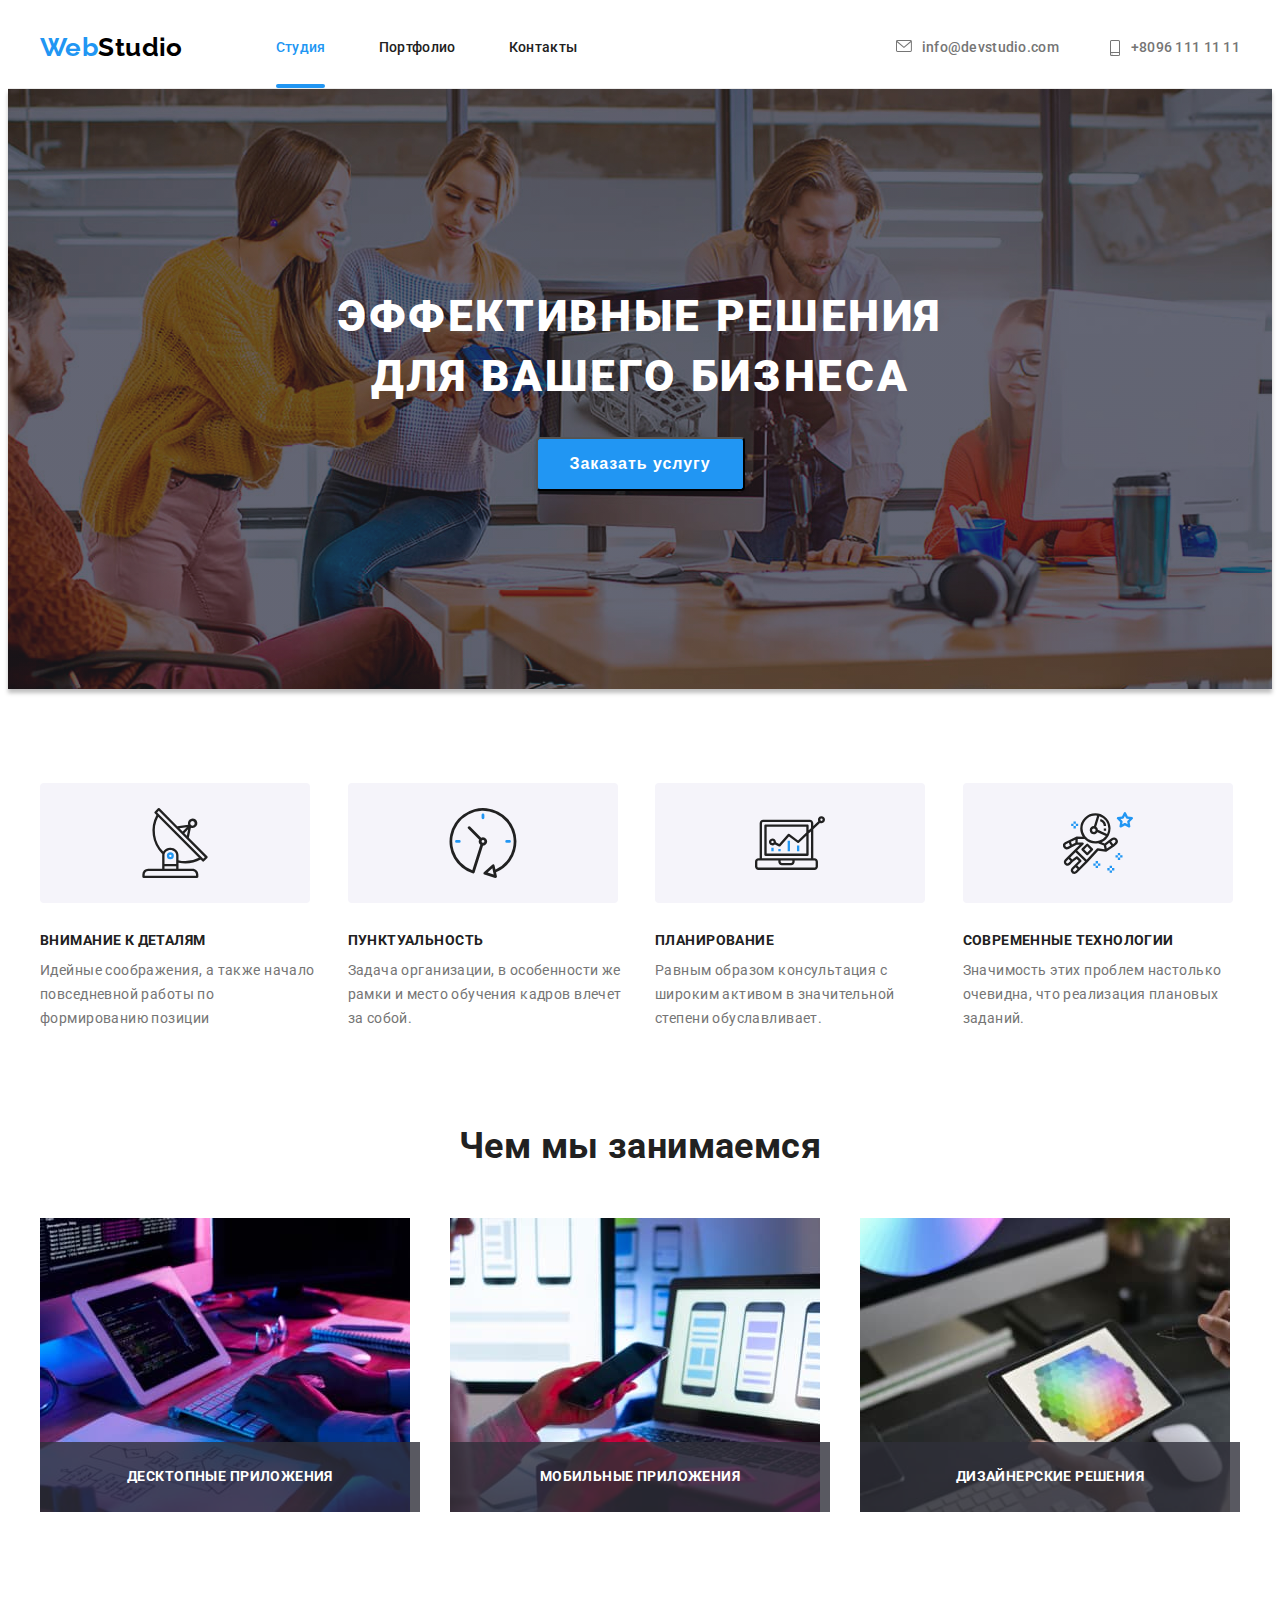
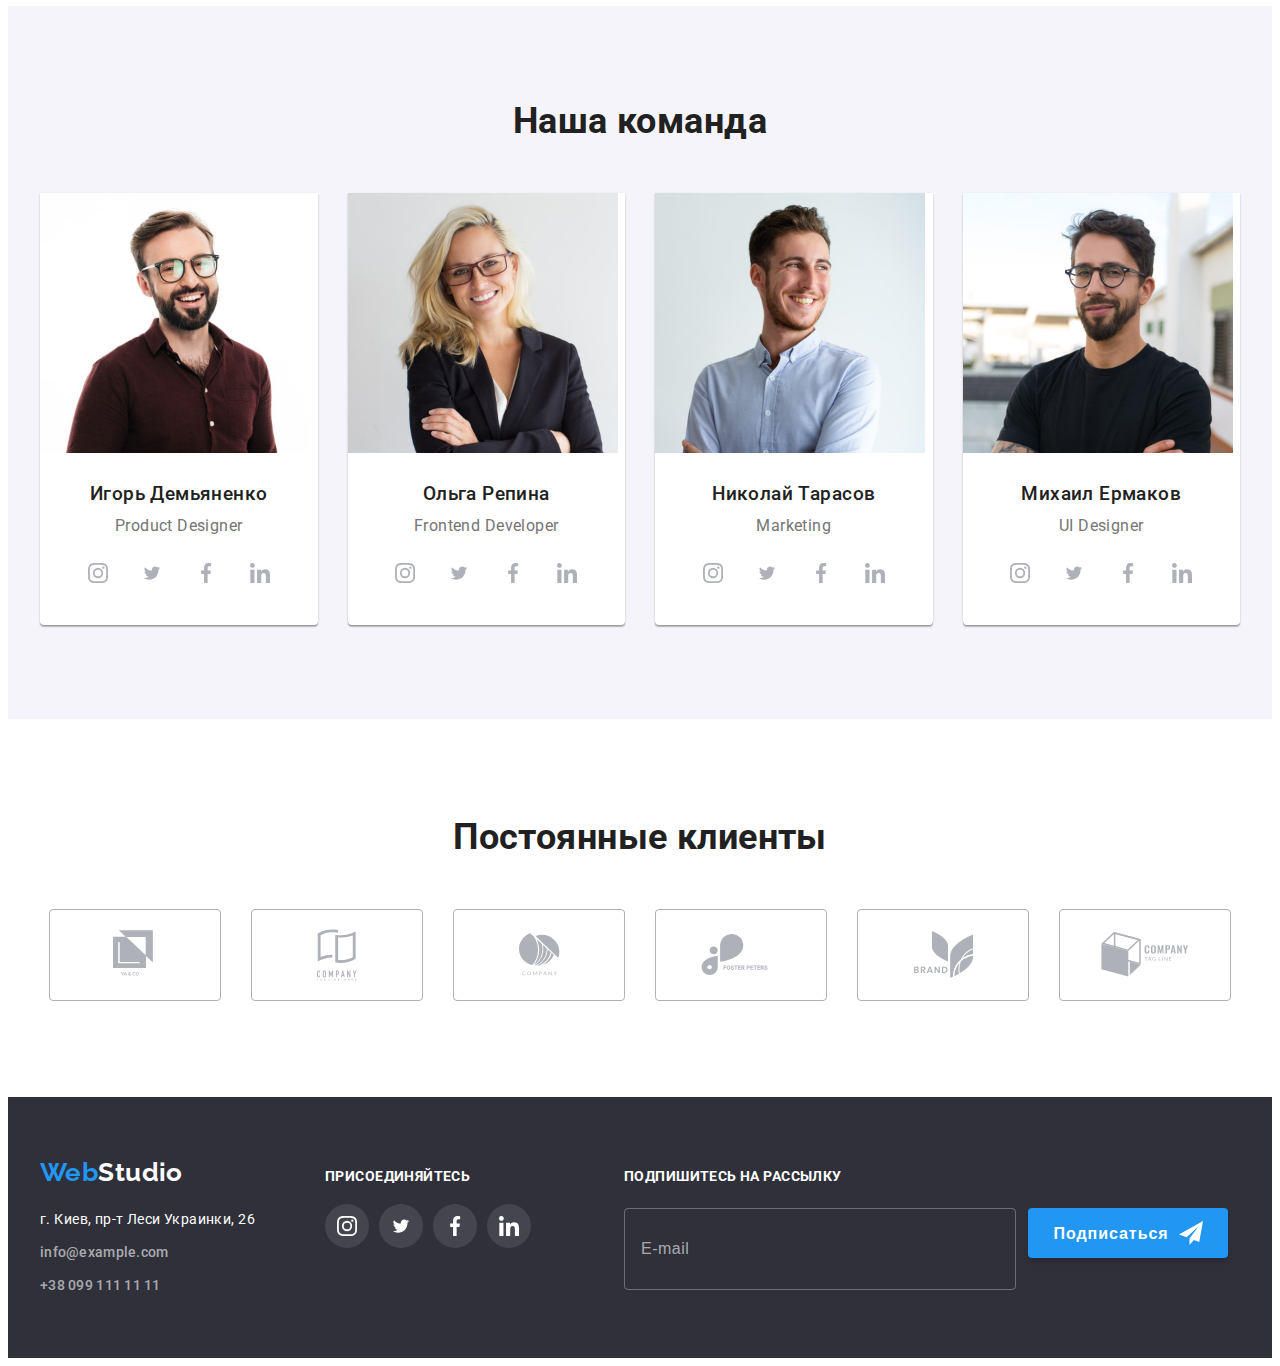
<file: index.html>
<!DOCTYPE html>
<html lang="ru">
<head>
    <meta charset="UTF-8">
    <meta name="viewport" content="width=device-width, initial-scale=1.0">
    <title>WebStudio</title>
    <link rel="preconnect" href="https://fonts.gstatic.com">
    <link href="https://fonts.googleapis.com/css2?family=Raleway:wght@700&family=Roboto:wght@400;500;700;900&display=swap"
        rel="stylesheet">
<link rel="stylesheet" href="https://cdnjs.cloudflare.com/ajax/libs/modern-normalize/1.0.0/modern-normalize.css"
    integrity="sha512-Zx6MlUMKSVJoQ+83OwhdILe8cSEsCzfqThJd7J/VA2UrK6Ctj85p+xzqfyuNXE5B1k25uUdmJ2OzItbBy9GHAQ=="
    crossorigin="anonymous" />
    <link rel="stylesheet" href="./styles/styles.css">
</head>
<body>
    <header class="header">
        <div class="main-nav container">
        <nav class="site-nav">
    
            <a href="index.html" lang="en" class="logo font-logo"><span class="web">Web</span>Studio</a>
    
            <ul class="page-list">
                <li class="list-item"> <a href="#" class="link current">Студия</a></li>
                <li class="list-item"> <a href="portfolio.html" class="link">Портфолио</a></li>
                <li class="list-item"> <a href="#" class="link">Контакты</a></li>
            </ul>
        </nav>
    
            <ul class="contact-list">
                <li class="list-item">
                    <a href="mailto:info@devstudio.com" class="link">
                        <svg class="icon-envelope" width="16" height="12">
                            <use href="./images/symbol-defs.svg#icon-envelope"></use>
                        </svg>
                        info@devstudio.com</a>
                </li>
                <li class="list-item">
                    <a href="tel:+80961111111" class="link">
                    <svg class="icon-smartphone" width="12" height="16">
                        <use href="./images/symbol-defs.svg#icon-smartphone"></use>
                    </svg>
                    +8096 111 11 11</a>
                </li>
            </ul>
            </div>
    </header>
    
    <main>
        <!--hero-->
        <section class="hero">
            <div class="container">
            <h1 class="hero-title">Эффективные решения <br> для вашего бизнеса</h1>
            <button class="hero-btn" data-modal-open>Заказать услугу</button>
        </div>
        </section>
            
        <!--features-->
        <section class="features">
            <div class="container">
            <h2 class="visually-hidden">Что мы предлогаем</h2>
            <ul class="features-list">
                <li class="features-item">
                    <div class="features-icon">
                        <svg width="70" height="70" class="icon-antenna">
                            <use href="./images/symbol-defs.svg#icon-antenna"></use>
                        </svg>
                    </div>
                    <h3 class="features-header">Внимание к деталям</h3>
                    <p class="features-text">Идейные соображения, а также начало повседневной работы по формированию позиции</p>
                </li>
                <li class="features-item">
                    <div class="features-icon">
                        <svg width="70" height="70" class="icon-clock">
                            <use href="./images/symbol-defs.svg#icon-clock"></use>
                        </svg>
                    </div>
                    <h3 class="features-header">Пунктуальность</h3>
                    <p class="features-text">Задача организации, в особенности же рамки и место обучения кадров влечет за собой.</p>
                </li>
                <li class="features-item">
                    <div class="features-icon">
                        <svg width="70" height="70" class="icon-diagram">
                            <use href="./images/symbol-defs.svg#icon-diagram"></use>
                        </svg>
                    </div>
                    <h3 class="features-header">Планирование</h3>
                    <p class="features-text">Равным образом консультация с широким активом в значительной степени обуславливает.</p>
                </li>
                <li class="features-item">
                    <div class="features-icon">
                        <svg width="70" height="70" class="icon-astronaut">
                            <use href="./images/symbol-defs.svg#icon-astronaut"></use>
                        </svg>
                    </div>
                    <h3 class="features-header">Современные технологии</h3>
                    <p class="features-text">Значимость этих проблем настолько очевидна, что реализация плановых заданий.</p>
                </li>
            </ul>
            </div>
        </section>
    
        <!--services-->
        <section class="services">
            <div class="container">
            <h2 class="services-header">Чем мы занимаемся</h2>
        
        <ul class="img-container">
           <li class="img-item">
            <img src="./images/img-1.jpg" alt="1" width="370" height="294" class="services-img">
            <p class="icon-description">Десктопные приложения</p>
        </li> 
            
            <li class="img-item">
            <img src="./images/img-3.jpg" alt="3" width="370" height="294" class="services-img">
            <p class="icon-description">Мобильные приложения</p>   
        </li>

            <li class="img-item">
            <img src="./images/img-2.jpg" alt="2" width="370" height="294" class="services-img">
            <p class="icon-description">Дизайнерские решения</p>    
        </li>
        </ul>
        </div>
        </section>
    
        <!--team-->
        <section class="team">
            <div class="container">
            <h2 class="team-header">Наша команда</h2>
            <ul class="team-list">
                <li class="team-member">
                <img src="./images/team-mate-1.jpg" alt="Product Designer Igor Demjanenko" width="270" height="260" class="member-photo">
                <div class="member-info">
                <h3 class="member-name">Игорь Демьяненко</h3>
                <p class="member-position">Product Designer</p>
                
                <ul class="member-socials">
                    <li class="social-icons"> <a href="https://instagram.com/" class="icon-link">
                            <svg width="20" height="20" class="social-icon">
                                <use href="./images/symbol-defs.svg#icon-instagram"></use>
                            </svg>
                        </a></li>
                    <li class="social-icons"> <a href="https://twitter.com/" class="icon-link">
                            <svg width="20" height="16.25" class="social-icon">
                                <use href="./images/symbol-defs.svg#icon-twitter"></use>
                            </svg>
                        </a></li>
                    <li class="social-icons"> <a href="https://facebook.com" class="icon-link">
                            <svg width="20" height="20" class="social-icon">
                                <use href="./images/symbol-defs.svg#icon-facebook"></use>
                            </svg>
                        </a></li>
                    <li class="social-icons"> <a href="https://linkedin.com" class="icon-link">
                            <svg width="20" height="20" class="social-icon">
                                <use href="./images/symbol-defs.svg#icon-linkedin"></use>
                            </svg>
                        </a></li>
                </ul>
                </div>
                </li>
                <li class="team-member">
                    <img src="./images/team-mate-2.jpg" alt="Frontend Developer Olha Repina" width="270" height="260" class="member-photo">
                    <div class="member-info">
                    <h3 class="member-name">Ольга Репина</h3>
                    <p class="member-position">Frontend Developer</p>

                    <ul class="member-socials">
                        <li class="social-icons"> <a href="https://instagram.com/" class="icon-link">
                                <svg width="20" height="20" class="social-icon">
                                    <use href="./images/symbol-defs.svg#icon-instagram"></use>
                                </svg>
                            </a></li>
                        <li class="social-icons"> <a href="https://twitter.com/" class="icon-link">
                                <svg width="20" height="16.25" class="social-icon">
                                    <use href="./images/symbol-defs.svg#icon-twitter"></use>
                                </svg>
                            </a></li>
                        <li class="social-icons"> <a href="https://facebook.com" class="icon-link">
                                <svg width="20" height="20" class="social-icon">
                                    <use href="./images/symbol-defs.svg#icon-facebook"></use>
                                </svg>
                            </a></li>
                        <li class="social-icons"> <a href="https://linkedin.com" class="icon-link">
                                <svg width="20" height="20" class="social-icon">
                                    <use href="./images/symbol-defs.svg#icon-linkedin"></use>
                                </svg>
                            </a></li>
                    </ul>
                </div>
                </li>
                <li class="team-member">
                    <img src="./images/team-mate-3.jpg" alt="Marketing Nikolay Tarasov" width="270" height="260" class="member-photo">
                    <div class="member-info">
                    <h3 class="member-name">Николай Тарасов</h3>
                    <p class="member-position">Marketing</p>

                    <ul class="member-socials">
                        <li class="social-icons"> <a href="https://instagram.com/" class="icon-link">
                                <svg width="20" height="20" class="social-icon">
                                    <use href="./images/symbol-defs.svg#icon-instagram"></use>
                                </svg>
                            </a></li>
                        <li class="social-icons"> <a href="https://twitter.com/" class="icon-link">
                                <svg width="20" height="16.25" class="social-icon">
                                    <use href="./images/symbol-defs.svg#icon-twitter"></use>
                                </svg>
                            </a></li>
                        <li class="social-icons"> <a href="https://facebook.com" class="icon-link">
                                <svg width="20" height="20" class="social-icon">
                                    <use href="./images/symbol-defs.svg#icon-facebook"></use>
                                </svg>
                            </a></li>
                        <li class="social-icons"> <a href="https://linkedin.com" class="icon-link">
                                <svg width="20" height="20" class="social-icon">
                                    <use href="./images/symbol-defs.svg#icon-linkedin"></use>
                                </svg>
                            </a></li>
                    </ul>
                    </div>
                 </li>
                <li class="team-member">
                    <img src="./images/team-mate-4.jpg" alt="UI Designer Mihail Yermakov" width="270" height="260" class="member-photo">
                    <div class="member-info">
                    <h3 class="member-name">Михаил Ермаков</h3>
                    <p class="member-position">UI Designer</p>

                    <ul class="member-socials">
                        <li class="social-icons"> <a href="https://instagram.com/" class="icon-link">
                                <svg width="20" height="20" class="social-icon">
                                    <use href="./images/symbol-defs.svg#icon-instagram"></use>
                                </svg>
                            </a></li>
                        <li class="social-icons"> <a href="https://twitter.com/" class="icon-link">
                                <svg width="20" height="16.25" class="social-icon">
                                    <use href="./images/symbol-defs.svg#icon-twitter"></use>
                                </svg>
                            </a></li>
                        <li class="social-icons"> <a href="https://facebook.com" class="icon-link">
                                <svg width="20" height="20" class="social-icon">
                                    <use href="./images/symbol-defs.svg#icon-facebook"></use>
                                </svg>
                            </a></li>
                        <li class="social-icons"> <a href="https://linkedin.com" class="icon-link">
                                <svg width="20" height="20" class="social-icon">
                                    <use href="./images/symbol-defs.svg#icon-linkedin"></use>
                                </svg>
                            </a></li>
                    </ul>
                    </div>
                </li>
            </ul>
            </div>
        </section>

        <!-- clients -->

        <section class="clients">
            <div class="container">
            <h2 class="client-heading">Постоянные клиенты</h2>
            <ul class="client-list">
                <li class="client-item">
                    <a href="#" class="client-link">
                    <svg width="44" height="49" class="client-svg">
                    <use href="./images/symbol-defs.svg#icon-logo-1"></use>
                    </svg></a>
                </li>

                <li class="client-item">
                    <a href="#" class="client-link">
                    <svg width="40" height="52" class="client-svg">
                    <use href="./images/symbol-defs.svg#icon-logo-2"></use>
                    </svg></a>
                </li>

                <li class="client-item">
                    <a href="#" class="client-link">
                    <svg width="41" height="43" class="client-svg">
                    <use href="./images/symbol-defs.svg#icon-logo-3"></use>
                    </svg></a>
                </li>

                <li class="client-item">
                    <a href="#" class="client-link">
                    <svg width="80" height="42" class="client-svg">
                    <use href="./images/symbol-defs.svg#icon-logo-4"></use>
                    </svg></a>
                </li>

                <li class="client-item">
                    <a href="#" class="client-link">
                    <svg width="59" height="47" class="client-svg">
                    <use href="./images/symbol-defs.svg#icon-logo-5"></use>
                    </svg></a>
                </li>

                <li class="client-item">
                    <a href="#" class="client-link">
                    <svg width="88" height="45" class="client-svg">
                    <use href="./images/symbol-defs.svg#icon-logo-6"></use>
                    </svg></a>
                </li>
            </ul>
            </div>
        </section>
    </main>
    <footer class="footer">
        <div class="footer-info container">
        <section class="footer-address">
            <a href="index.html" lang="en" class="footer-logo font-logo"><span class="web">Web</span>Studio</a>
            <address class="address">
            г. Киев, пр-т Леси Украинки, 26
            <p class="address-item"><a href="mailto:info@example.com" class="link">info@example.com</a></p>
            <p class="address-item"><a href="tel:+380991111111" class="link">+38 099 111 11 11</a></p>
        </address>
    </section>

        <section class="social">
        <p class="call-to-action">Присоединяйтесь</p>
        <ul class="social-list">
            <li class="social-item"> <a href="https://instagram.com/" class="social-link">
                <svg width="20" height="20" class="social-icon">
                    <use href="./images/symbol-defs.svg#icon-instagram"></use>
                </svg>
            </a></li>
            <li class="social-item"> <a href="https://twitter.com/" class="social-link">
                <svg width="20" height="16.25" class="social-icon">
                <use href="./images/symbol-defs.svg#icon-twitter"></use>
            </svg>
            </a></li>
            <li class="social-item"> <a href="https://facebook.com" class="social-link">
            <svg width="20" height="20" class="social-icon">
                <use href="./images/symbol-defs.svg#icon-facebook"></use>
            </svg>
            </a></li>
            <li class="social-item"> <a href="https://linkedin.com" class="social-link">
            <svg width="20" height="20" class="social-icon">
                <use href="./images/symbol-defs.svg#icon-linkedin"></use>
            </svg>
            </a></li>
        </ul>
        </section>

        <form class="form">
            <label for="mail" class="call-to-action">Подпишитесь на рассылку</label>
            <div class="email">
            <input type="email" name="mail" id="mail" placeholder="E-mail">
            <button type="submit" class="submit">Подписаться 
                <svg class="submit-icon" width="24" height="24">
                    <use href="./images/symbol-defs.svg#send"></use>
                </svg>
            </button>
            </div>
        </form>
    </div>
    </footer>

    <div class="backdrop is-hidden" data-modal>
        <div class="modal">
            <button data-modal-close class="close">
                <svg width="11" height="11">
                    <use href="./images/symbol-defs.svg#icon-close" class="close-svg"></use>
                </svg>
            </button>
    
            <form>
                <h2 class="modal-heading">Оставьте свои данные, мы вам перезвоним</h2>
                    <div class="form-item">
                        <label for="name" class="input-label">Имя</label>
                        <div class="input-container">
                            <input type="text" name="name" id="name" class="input input-style">
                            <svg class="input-svg" width="12" height="12">
                                <use href="./images/symbol-defs.svg#man"></use>
                            </svg>
                        </div>
                    </div>
                
                    <div class="form-item">
                    <label for="tel" class="input-label">Телефон</label>
                    <div class="input-container">
                        <input type="tel" name="tel" id="tel" class="input input-style">
                        <svg class="input-svg" width="13" height="13">
                            <use href="./images/symbol-defs.svg#phone"></use>
                        </svg>
                    </div>
                    </div>
               
                    <div class="form-item">
                    <label for="email" class="input-label">Почта</label>
                    <div class="input-container">
                        <input type="email" name="email" id="email" class="input input-style">
                        <svg class="input-svg" width="15" height="12">
                            <use href="./images/symbol-defs.svg#envelope"></use>
                        </svg>
                    </div>
                </div>
    
                <div class="comment-section">
                    <label for="comment" class="input-label">Коментарий</label>
                    <textarea name="comment" id="comment" placeholder="Введите текст" class="textarea input-style"></textarea>
                </div>
    
               
                <label class="checkbox-label">
                    <input type="checkbox" name="checkbox" class="checkbox visually-hidden">
                    <svg width="16" height="15" class="check-icon">
                        <use href="./images/symbol-defs.svg#check"></use>
                    </svg>
                    Соглашаюсь с рассылкой и принимаю <a href="#" class="terms-link">Условия договора</a>
                </label>               

                <button type="submit" class="modal-btn">Отправить</button>
            </form>
        </div>
    </div>

    
    <script src="./js/modal.js"></script>
</body>
</html>
</file>
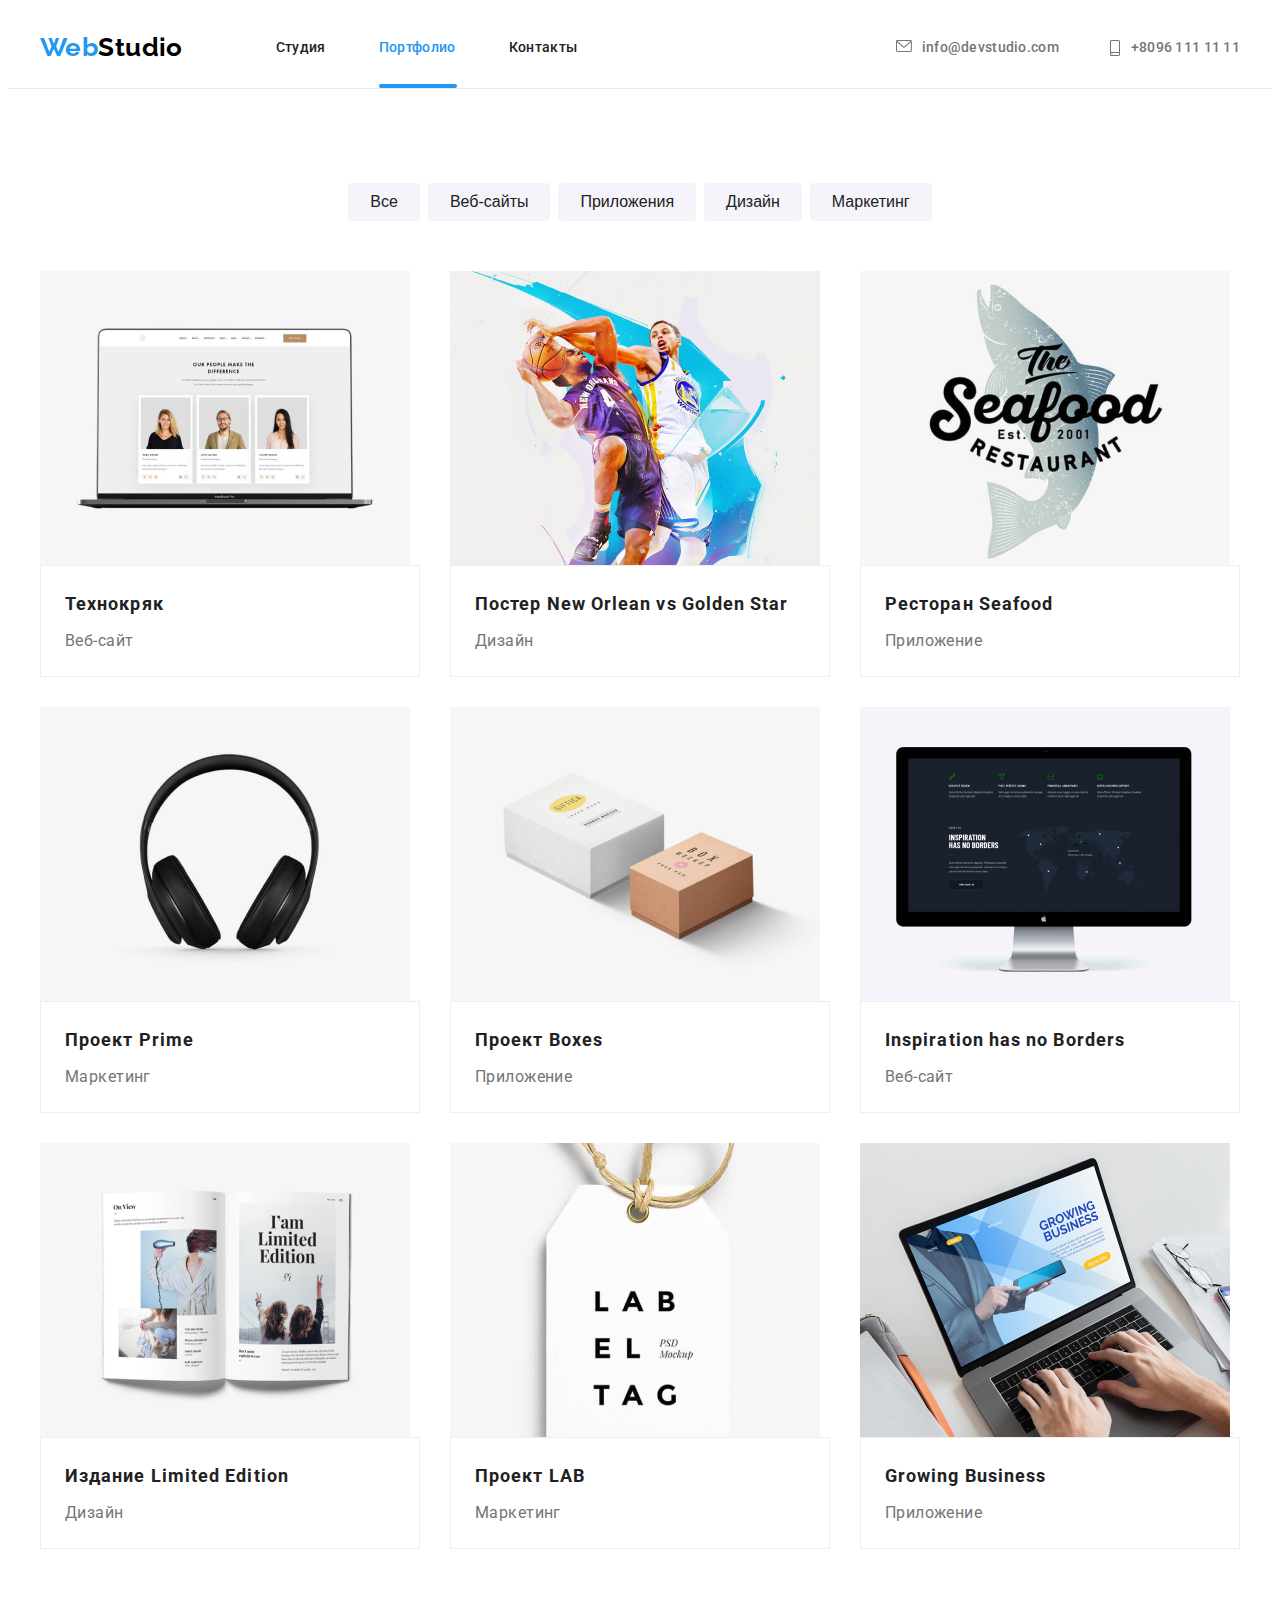
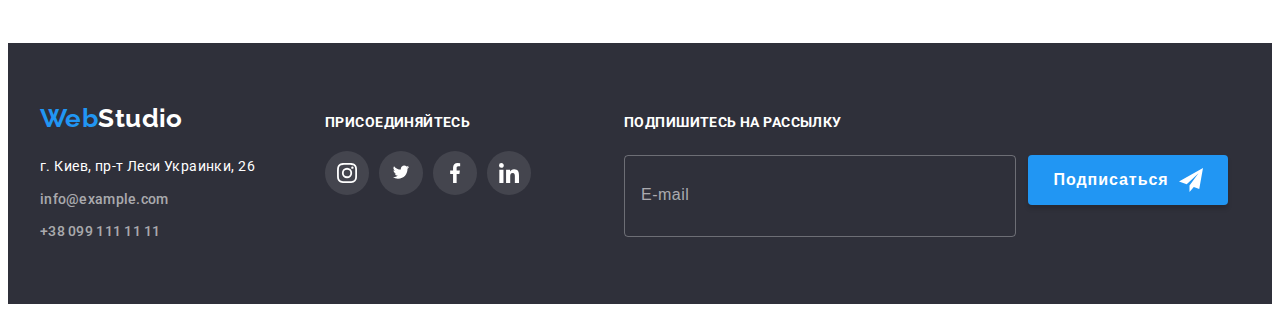
<file: portfolio.html>
<!DOCTYPE html>
<html lang="en">
<head>
    <meta charset="UTF-8">
    <meta name="viewport" content="width=device-width, initial-scale=1.0">
    <title>Portfolio</title>
    <link rel="preconnect" href="https://fonts.gstatic.com">
    <link href="https://fonts.googleapis.com/css2?family=Raleway:wght@700&family=Roboto:wght@400;500;700;900&display=swap"
        rel="stylesheet">
    <link rel="stylesheet" href="https://cdnjs.cloudflare.com/ajax/libs/modern-normalize/1.0.0/modern-normalize.min.css"
        integrity="sha512-ISS7cAi1PEhQ8jnbJpJZMd29NlhNj4AWYyLOSp2CE/CsHxTCu+r+t0D2yoJudVrd0/8fTVPUVDzY5Tvli75u/g=="
        crossorigin="anonymous" />
        <link rel="stylesheet" href="./styles/styles.css">
       </head>
<body>
<header class="header">
<div class="main-nav container">
    <nav class="site-nav">

        <a href="index.html" lang="en" class="logo font-logo"><span class="web">Web</span>Studio</a>

        <ul class="page-list">
            <li class="list-item"> <a href="./index.html" class="link">Студия</a></li>
            <li class="list-item"> <a href="#" class="link current portfolio">Портфолио</a></li>
            <li class="list-item"> <a href="#" class="link">Контакты</a></li>
        </ul>
    </nav>

        <ul class="contact-list">
            <li class="list-item">
                <a href="mailto:info@devstudio.com" class="link">
                    <svg class="icon-envelope" width="16" height="12">
                        <use href="./images/symbol-defs.svg#icon-envelope"></use>
                    </svg>
                    info@devstudio.com</a>
            </li>
            <li class="list-item">
                <a href="tel:+80961111111" class="link">
                    <svg class="icon-smartphone" width="12" height="16">
                        <use href="./images/symbol-defs.svg#icon-smartphone"></use>
                    </svg>
                    +8096 111 11 11</a>
            </li>
        </ul>
</div>
</header>
    <main>
    <section class="portfolio">
        <div class="container">
    <h1 class="visually-hidden">Портфолио</h1>
    <ul class="filter">
        <li class="filter-item"><button class="filter-button">Все</button></li>
        <li class="filter-item"><button class="filter-button">Веб-сайты</button></li>
        <li class="filter-item"><button class="filter-button">Приложения</button></li>
        <li class="filter-item"><button class="filter-button">Дизайн</button></li>
        <li class="filter-item"><button class="filter-button">Маркетинг</button></li>
    </ul>
    <ul class="project-list">
        <li class="project-item">
            <a href="#" class="card">
            <div class="card-overlay">
            <img src="./images/portfolio/tech.jpg" alt="Веб-сфйт Технокряк" width="370" height="294" class="project-img">
            <div class="overlay-description">
            <p class="overlay-text">Технокряк это современная площадка распространения коронавируса. Компании используют эту платформу для цифрового
            шпионажа и атак на защищённые сервера конкурентов.</p>
            </div>
        </div>
                        
           <div class="card-text">
            <h2 class="project-heading">Технокряк</h2>
            <p class="project-text">Веб-сайт</p>
           </div>
            </a>
        </li>

        <li class="project-item">
            <a href="#" class="card">
            <div class="card-overlay">
            <img src="./images/portfolio/poster.jpg" alt="Постер New Orlean vs Golden Star" width="370" height="294"
            class="project-img">
            <div class="overlay-description">
            <p class="overlay-text">Технокряк это современная площадка распространения коронавируса. Компании используют эту
                платформу для цифрового
                шпионажа и атак на защищённые сервера конкурентов.</p>
            </div>
            </div>
                        
            <div class="card-text">
            <h2 class="project-heading">Постер New Orlean vs Golden Star</h2>
            <p class="project-text">Дизайн</p>
            </div>
            </a>
        </li>
        
        <li class="project-item">
            <a href="#" class="card">
            <div class="card-overlay">
            <img src="./images/portfolio/seafood.jpg" alt="Логотип ресторана Seafood" width="370" height="294" class="project-img">
            <div class="overlay-description">
            <p class="overlay-text">Технокряк это современная площадка распространения коронавируса. Компании используют эту
            платформу для цифрового
            шпионажа и атак на защищённые сервера конкурентов.</p>
            </div>
            </div>
                        
            <div class="card-text">
            <h2 class="project-heading">Ресторан Seafood</h2>
            <p class="project-text">Приложение</p>
            </div>
            </a>
        </li>
        
        <li class="project-item">
            <a href="#" class="card">
            <div class="card-overlay">
            <img src="./images/portfolio/prime.jpg" alt="Проэкт Prime" width="370" height="294" class="project-img">
            <div class="overlay-description">
            <p class="overlay-text">Технокряк это современная площадка распространения коронавируса. Компании используют эту
            платформу для цифрового
            шпионажа и атак на защищённые сервера конкурентов.</p>
            </div>
            </div>

            <div class="card-text">
            <h2 class="project-heading">Проект Prime</h2>
            <p class="project-text">Маркетинг</p>
            </div>
            </a>
        </li>
        
        <li class="project-item">
            <a href="#" class="card">
            <div class="card-overlay">
            <img src="./images/portfolio/boxes.jpg" alt="Проект Boxes" width="370" height="294" class="project-img">
            <div class="overlay-description">
            <p class="overlay-text">Технокряк это современная площадка распространения коронавируса. Компании используют эту
            платформу для цифрового
            шпионажа и атак на защищённые сервера конкурентов.</p>
            </div>
            </div>

            <div class="card-text">
            <h2 class="project-heading">Проект Boxes</h2>
            <p class="project-text">Приложение</p>
            </div>
            </a>
        </li>
        
        <li class="project-item">
            <a href="#" class="card">
            <div class="card-overlay">
            <img src="./images/portfolio/inspiration.jpg" alt="Web site Inspiration has no Borders" width="370" height="294" class="project-img">
            <div class="overlay-description">
            <p class="overlay-text">Технокряк это современная площадка распространения коронавируса. Компании используют эту
            платформу для цифрового
            шпионажа и атак на защищённые сервера конкурентов.</p>
            </div>
            </div>

            <div class="card-text">
            <h2 class="project-heading">Inspiration has no Borders</h2>
            <p class="project-text">Веб-сайт</p>
            </div>
            </a>
        </li>
        
        <li class="project-item">
            <a href="#" class="card">
            <div class="card-overlay">
            <img src="./images/portfolio/limited.jpg" alt="Издание Limited Edition" width="370" height="294" class="project-img">
            <div class="overlay-description">
            <p class="overlay-text">Технокряк это современная площадка распространения коронавируса. Компании используют эту
            платформу для цифрового
            шпионажа и атак на защищённые сервера конкурентов.</p>
            </div>
            </div>

            <div class="card-text">
            <h2 class="project-heading">Издание Limited Edition</h2>
            <p class="project-text">Дизайн</p>
            </div>
            </a>
        </li>
        
        <li class="project-item">
            <a href="#" class="card">
            <div class="card-overlay">
            <img src="./images/portfolio/lab.jpg" alt="Проект LAB" width="370" height="294" class="project-img">
            <div class="overlay-description">
            <p class="overlay-text">Технокряк это современная площадка распространения коронавируса. Компании используют эту
            платформу для цифрового
            шпионажа и атак на защищённые сервера конкурентов.</p>
            </div>
            </div>

            <div class="card-text">
            <h2 class="project-heading">Проект LAB</h2>
            <p class="project-text">Маркетинг</p>
            </div>
            </a>
        </li>
        
        <li class="project-item">
            <a href="#" class="card">
            <div class="card-overlay">
            <img src="./images/portfolio/business.jpg" alt="Приложение Growing Business" width="370" height="294" class="project-img">
            <div class="overlay-description">
            <p class="overlay-text">Технокряк это современная площадка распространения коронавируса. Компании используют эту
            платформу для цифрового
            шпионажа и атак на защищённые сервера конкурентов.</p>
            </div>
            </div>

            <div class="card-text">
            <h2 class="project-heading">Growing Business</h2>
            <p class="project-text">Приложение</p>
            </div>
            </a>
        </li>
    </ul>
    </div>
    </section>
    </main>
<footer class="footer">
    <div class="footer-info container">
        <div class="footer-address">
            <a href="index.html" lang="en" class="footer-logo font-logo"><span class="web">Web</span>Studio</a>
            <address class="address">
                г. Киев, пр-т Леси Украинки, 26
                <p class="address-item"><a href="mailto:info@example.com" class="link">info@example.com</a></p>
                <p class="address-item"><a href="tel:+380991111111" class="link">+38 099 111 11 11</a></p>
            </address>
        </div>

        <section class="social">
            <p class="call-to-action">Присоединяйтесь</p>
            <ul class="social-list">
                <li class="social-item"> <a href="https://instagram.com/" class="social-link">
                        <svg width="20" height="20" class="social-icon">
                            <use href="./images/symbol-defs.svg#icon-instagram"></use>
                        </svg>
                    </a></li>
                <li class="social-item"> <a href="https://twitter.com/" class="social-link">
                        <svg width="20" height="16.25" class="social-icon">
                            <use href="./images/symbol-defs.svg#icon-twitter"></use>
                        </svg>
                    </a></li>
                <li class="social-item"> <a href="https://facebook.com" class="social-link">
                        <svg width="20" height="20" class="social-icon">
                            <use href="./images/symbol-defs.svg#icon-facebook"></use>
                        </svg>
                    </a></li>
                <li class="social-item"> <a href="https://linkedin.com" class="social-link">
                        <svg width="20" height="20" class="social-icon">
                            <use href="./images/symbol-defs.svg#icon-linkedin"></use>
                        </svg>
                    </a></li>
            </ul>
    </section>

    <form class="form">
        <label for="mail" class="call-to-action">Подпишитесь на рассылку</label>
        <div class="email">
            <input type="email" name="mail" id="mail" placeholder="E-mail">
            <button type="submit" class="submit">Подписаться
                <svg class="submit-icon" width="24" height="24">
                    <use href="./images/symbol-defs.svg#send"></use>
                </svg>
            </button>
        </div>
    </form>
    
    </div>
</footer>
</body>
</html>
</file>
<file: styles/styles.css>
:root {
  --primary-color-text: #757575;
  --secondary-color-headings: #212121;
  --primary-color-white: #ffffff;
  --secondary-color-white: rgba(255, 255, 255, 0.6);
  --blue-color: #2196f3;
  --background-color-grey: #f5f4fa;
  --background-color-dark: #2f303a;
  --social-icons: #afb1b8;
  --backdrop-color: rgba(0, 0, 0, 0.2);

  --set-gap: 30px;
  --transition: 250ms cubic-bezier(0.4, 0, 0.2, 1);
}

.visually-hidden {
  position: absolute;
  width: 1px;
  height: 1px;
  margin: -1px;
  border: 0;
  padding: 0;

  white-space: nowrap;
  clip-path: inset(100%);
  clip: rect(0 0 0 0);
  overflow: hidden;
}

body {
  font-family: Roboto, sans-serif;
  font-size: 14px;
  line-height: 1.71;
  letter-spacing: 0.03em;
  font-style: normal;
  color: var(--primary-color-text);
}

h1,
h2,
h3,
h4 {
  margin: 0;
  padding: 0;
  color: var(--secondary-color-headings);
}

ul {
  margin: 0px;
  padding: 0px;
  list-style: none;
}

a {
  text-decoration: none;
}

img {
  display: block;
  max-width: 100%;
  height: auto;
}

.list-item > .link.current {
  position: relative;
  color: var(--blue-color);
}

.current::after {
  position: absolute;
  left: 0;
  bottom: 0;
  content: '';
  width: 100%;
  height: 4px;
  border-radius: 2px;
  background: var(--blue-color);
}

.current.portfolio::after {
  width: 78px;
}

.container {
  width: 1200px;
  padding-left: 15px;
  padding-right: 15px;
  margin: 0 auto;
}

.header {
  border-bottom: 1px solid #ececec;
}

.main-nav,
.site-nav {
  display: flex;
  justify-content: center;
  align-items: center;
}

.contact-list {
  margin-left: auto;
}

.page-list,
.contact-list {
  margin-top: 0px;
  margin-bottom: 0px;
  padding-inline-start: 0px;
}

.list-item {
  display: inline-block;
}

.page-list .list-item + .list-item,
.contact-list .list-item + .list-item {
  margin-left: 50px;
}

.font-logo {
  font-family: Raleway, sans-serif;
  font-style: normal;
  font-weight: 700;
  font-size: 26px;
  line-height: 1.2;
}

.site-nav > .logo {
  margin-right: 93px;
  color: #000000;
}

.web {
  color: var(--blue-color);
}

.contact-list {
  display: flex;
  justify-content: center;
  align-items: center;
}

.list-item > .link {
  display: inline-flex;
}

.icon-envelope,
.icon-smartphone {
  margin-right: 10px;
  fill: currentColor;
}

.link {
  display: inline-block;

  font-weight: 500;
  font-size: 14px;
  line-height: 1.12;
  letter-spacing: 0.02em;
  transition: color var(--transition);
}

.page-list .link {
  padding-top: 32px;
  padding-bottom: 32px;
  color: var(--secondary-color-headings);
}

.contact-list .link {
  padding-top: 32px;
  padding-bottom: 32px;
  color: var(--primary-color-text);
}

.link:hover,
.link:focus {
  color: var(--blue-color);
}

/*hero*/

.hero {
  display: flex;
  align-items: center;
  margin-left: auto;
  margin-right: auto;
  min-height: 600px;
  max-width: 1600px;
  background-color: var(--background-color-dark);
  text-align: center;

  background-image: linear-gradient(
      to right,
      rgba(47, 48, 58, 0.4),
      rgba(47, 48, 58, 0.4)
    ),
    url('../images/img.jpg');
  background-repeat: no-repeat;
  background-position: center;
  background-size: cover;
  box-shadow: 0px 4px 4px rgba(0, 0, 0, 0.25);
}

.hero-title {
  margin-bottom: var(--set-gap);

  color: var(--primary-color-white);
  font-weight: 900;
  font-size: 44px;
  line-height: 1.36;
  text-transform: uppercase;
  letter-spacing: 0.06em;
}

.hero-btn {
  display: inline-block;
  padding: 10px 32px;

  border-radius: 4px;

  font-weight: 700;
  font-size: 16px;
  line-height: 1.87;
  letter-spacing: 0.06em;
  text-decoration: none;

  color: var(--primary-color-white);
  background-color: var(--blue-color);
  box-shadow: 0px 4px 4px rgba(0, 0, 0, 0.15);
  transition: color var(--transition);
}

.hero-btn:hover,
.hero-btn:focus {
  color: var(--secondary-color-headings);
}

/* MODAL */

.backdrop {
  position: fixed;
  top: 0;
  left: 0;
  width: 100vw;
  height: 100vh;
  background-color: var(--backdrop-color);

  transition: opacity var(--transition);
}

.backdrop.is-hidden {
  opacity: 0;
  pointer-events: none;
}

.modal {
  position: absolute;
  top: 50%;
  left: 50%;
  padding: 40px;
  width: 528px;
  background-color: #fff;
  transform: translate(-50%, -50%);
}

.close {
  position: absolute;
  top: 8px;
  right: 8px;

  display: flex;
  justify-content: center;
  align-items: center;
  width: 30px;
  height: 30px;
  color: var(--secondary-color-headings);
  background-color: var(--primary-color-white);
  border-radius: 50%;
  border: 1px solid rgba(0, 0, 0, 0.1);
  cursor: pointer;

  transition: color var(--transition);
}

.close:focus,
.close:hover {
  color: var(--blue-color);
}

.close-svg {
  fill: currentColor;
}

.modal-heading {
  margin-bottom: 12px;
  font-family: inherit;
  font-weight: 700;
  font-size: 20px;
  line-height: 1.15;
  text-align: center;
}

.input-label {
  font-size: 12px;
  line-height: 1.166;
  letter-spacing: 0.01em;
  color: var(--primary-color-text);
}

.form-item ~ .form-item,
.comment-section {
  margin-top: 10px;
}

.input {
  padding: 11px 20px 11px 42px;
  height: 40px;
}

.input-style {
  width: 448px;
  color: var(--secondary-color-headings);
  border: 1px solid rgba(33, 33, 33, 0.2);
  border-radius: 4px;
  cursor: pointer;
  transition: border-color var(--transition);
}

.input-container {
  position: relative;
  margin-top: 4px;
  color: var(--secondary-color-headings);
  transition: color var(--transition);
}

.input-style:focus,
.input-style:hover {
  border-color: var(--blue-color);
  outline: none;
}

.input-container:focus-within,
.input-container:hover {
  color: var(--blue-color);
}

.input-svg {
  position: absolute;
  top: 50%;
  left: 14px;
  transform: translateY(-50%);
  fill: currentColor;
}

.textarea {
  padding: 12px 16px;
  height: 120px;
  resize: none;
}

.textarea::placeholder {
  font-family: Roboto, sans-serif;
  font-style: normal;
  font-weight: 400;
  font-size: 14px;
  line-height: 1.14;
  letter-spacing: 0.01em;

  color: rgba(117, 117, 117, 0.5);
}

.checkbox-label {
  display: flex;
  justify-content: space-between;
  align-items: baseline;
  margin-left: auto;
  margin-right: auto;
  margin-top: 20px;
  width: 423px;
  cursor: pointer;
}

.check-icon {
  display: inline-block;
  border: 1px solid var(--secondary-color-headings);
  border-radius: 2px;
}

.check-icon use {
  display: none;
}

.checkbox:checked + .check-icon use {
  display: block;
}

.terms-link {
  color: var(--blue-color);
  text-decoration: underline;
}

.modal-btn {
  display: block;
  width: 200px;
  height: 50px;
  margin-top: 30px;
  margin-left: auto;
  margin-right: auto;

  background-color: var(--blue-color);
  color: var(--primary-color-white);
  border: none;
  border-radius: 4px;

  font-weight: 700;
  font-size: 16px;
  line-height: 1.87;
  text-align: center;
  letter-spacing: 0.06em;
  cursor: pointer;
}

.modal-btn:hover,
.modal-btn:focus {
  box-shadow: 0px 4px 4px rgba(0, 0, 0, 0.15);
}

/* features */
.features {
  padding-top: 94px;
}

.features-list {
  display: flex;
  flex-wrap: wrap;
  margin-left: calc(-1 * var(--set-gap));
}

.features-item {
  flex-basis: calc(100% / 4 - var(--set-gap));
  margin-left: var(--set-gap);
}

.features-icon {
  display: flex;
  justify-content: center;
  align-items: center;
  width: 270px;
  height: 120px;
  border-radius: 4px;
  background-color: var(--background-color-grey);
  margin-bottom: var(--set-gap);
}

.features-header {
  font-weight: 700;
  font-size: 14px;
  line-height: 1.14;
  text-transform: uppercase;
}

.features-text {
  margin-top: 10px;
  margin-bottom: 0;
}

.img-item {
  position: relative;
}

.icon-description {
  position: absolute;
  bottom: 0;
  left: 0;
  width: 100%;

  display: flex;
  justify-content: center;
  align-items: center;
  height: 70px;
  margin: 0;

  font-weight: 700;
  font-size: 14px;
  line-height: 1.14;
  text-align: center;
  letter-spacing: 0.03em;
  text-transform: uppercase;
  color: var(--primary-color-white);
  background-color: rgba(47, 48, 58, 0.8);
}

/* services + team*/

.services {
  padding-top: 94px;
  padding-bottom: 94px;
}

.services-header,
.team-header {
  margin-bottom: 50px;

  font-weight: 700;
  font-size: 36px;
  line-height: 1.2;
  text-align: center;
}

.img-container {
  display: flex;
  margin-left: calc(-1 * var(--set-gap));
}

.img-item {
  display: block;
  flex-basis: calc(100% / 3 - var(--set-gap));
  margin-left: var(--set-gap);
}

.team {
  padding-top: 94px;
  padding-bottom: 94px;

  background-color: var(--background-color-grey);
}

.team-member {
  flex-basis: calc(100% / 4 - var(--set-gap));
  margin-left: var(--set-gap);
  font-size: 16px;
  line-height: 1.2;
  text-align: center;

  background-color: var(--primary-color-white);
  box-shadow: 0px 1px 3px rgba(0, 0, 0, 0.12), 0px 1px 1px rgba(0, 0, 0, 0.14),
    0px 2px 1px rgba(0, 0, 0, 0.2);
  border-radius: 0px 0px 4px 4px;
}

.member-photo {
  display: block;
}

.member-name {
  font-weight: 500;
}

.team-list {
  display: flex;
  flex-wrap: wrap;
  margin-left: calc(-1 * var(--set-gap));
}

.member-info {
  padding: var(--set-gap) 10px;
}

.member-position {
  margin-top: 10px;
  margin-bottom: 0;
}

.member-socials {
  display: flex;
  justify-content: center;
  align-items: center;
  margin-top: 16px;
}

.social-icons:not(:first-child) {
  margin-left: 10px;
}

.icon-link {
  display: flex;
  justify-content: center;
  align-items: center;
  width: 44px;
  height: 44px;
  border-radius: 50%;
  color: var(--social-icons);
  transition: color var(--transition), background-color var(--transition);
}

.icon-link:hover,
.icon-link:focus {
  color: var(--primary-color-white);
  background-color: var(--blue-color);
}

/* CLIENTS */

.clients {
  padding-top: 98px;
  padding-bottom: 96px;
}

.client-heading {
  margin-bottom: 50px;
  font-size: 36px;
  line-height: 1.16;
  text-align: center;
}

.client-list {
  display: flex;
  justify-content: center;
  align-items: center;
}

.client-item:not(:first-child) {
  margin-left: var(--set-gap);
}

.client-item .client-link {
  display: flex;
  justify-content: center;
  align-items: center;

  width: 170px;
  height: 90px;
  border: 1px solid #afb1b8;
  border-radius: 4px;

  color: var(--social-icons);
  transition: color var(--transition), border var(--transition);
}

.client-link:hover,
.client-link:focus {
  color: var(--blue-color);
  border: 1px solid var(--blue-color);
}

.client-svg {
  fill: currentColor;
}

/* PORTFOLIO PAGE */

.portfolio {
  padding-top: 94px;
  padding-bottom: 94px;
}

.filter {
  display: flex;
  justify-content: center;
}

.filter .filter-button {
  color: var(--secondary-color-headings);
  background-color: var(--background-color-grey);
  border: none;
  transition: color var(--transition), background-color var(--transition),
    box-shadow var(--transition);
}

.filter .filter-button:hover,
.filter .filter-button:focus {
  color: var(--primary-color-white);
  background-color: var(--blue-color);
  box-shadow: 0px 3px 1px rgba(0, 0, 0, 0.1), 0px 1px 2px rgba(0, 0, 0, 0.08),
    0px 2px 2px rgba(0, 0, 0, 0.12);
}

.filter-item:not(:first-child) {
  margin-left: 8px;
}

.filter-button {
  font-weight: 500;
  font-size: 16px;
  line-height: 1.62;
  text-align: center;

  padding: 6px 22px;
  border-radius: 4px;
}

.project-list {
  display: flex;
  flex-wrap: wrap;

  margin-left: calc(-1 * var(--set-gap));
  margin-bottom: calc(-1 * var(--set-gap));
  margin-top: 50px;
}

.project-item {
  flex-basis: calc(100% / 3 - var(--set-gap));
  margin-left: var(--set-gap);
  margin-bottom: var(--set-gap);
  background-color: #ffffff;
  transition: box-shadow var(--transition);
}

.card-overlay {
  position: relative;
  overflow: hidden;
}

.overlay-text {
  font-size: 18px;
  line-height: 1.56;
  color: var(--primary-color-white);
}

.overlay-description {
  position: absolute;
  bottom: 0;
  left: 0;
  height: 100%;
  width: 100%;

  display: flex;
  justify-content: center;
  align-items: center;
  margin: 0;
  padding: 15px;

  background-color: rgba(33, 150, 243, 0.9);

  transform: translateY(100%);
  transition: transform var(--transition);
}

.card:hover .overlay-description,
.card:focus .overlay-description {
  transform: translateY(0);
}

.card-text {
  padding: 20px 24px;
  border: 1px solid #eeeeee;
}

.project-item:hover,
.project-item:focus {
  box-shadow: 0px 1px 1px rgba(0, 0, 0, 0.12), 0px 4px 4px rgba(0, 0, 0, 0.06),
    1px 4px 6px rgba(0, 0, 0, 0.16);
}

.project-heading {
  font-weight: 700;
  font-size: 18px;
  line-height: 2;
  letter-spacing: 0.06em;
  margin-bottom: 4px;
}

.project-text {
  font-size: 16px;
  line-height: 1.87;
  margin: 0;
  color: var(--primary-color-text);
}

/*  FOOTER */
.footer {
  background-color: var(--background-color-dark);
}

.footer-info {
  display: flex;
  align-items: baseline;
  padding-top: 60px;
  padding-bottom: 60px;
}

.footer-logo {
  color: var(--primary-color-white);
}

.address {
  margin-top: 20px;
  font-style: normal;
  font-weight: 400;
  font-size: 14px;
  line-height: 1.71;
  color: var(--primary-color-white);
}

.address-item {
  margin-top: 9px;
  margin-bottom: 0px;
}

.address .link {
  color: var(--secondary-color-white);
  transition: color var(--transition);
}

.address .link:hover,
.address .link:focus {
  color: var(--blue-color);
}

.call-to-action {
  margin: 0;
  line-height: 1.14;
  font-weight: 700;
  text-transform: uppercase;
  color: var(--primary-color-white);
}

.social-link {
  display: flex;
  justify-content: center;
  align-items: center;
  width: 44px;
  height: 44px;
  background-color: rgba(255, 255, 255, 0.1);
  border-radius: 50%;
  color: var(--primary-color-white);
  transition: background-color var(--transition);
}

.social-item:not(:first-child) {
  margin-left: 10px;
}

.social-list {
  display: flex;
  margin-top: 20px;
}

.social {
  margin-left: 70px;
}

.social-icon {
  fill: currentColor;
}

.social-link:hover,
.social-link:focus {
  background-color: var(--blue-color);
}

.form {
  margin-left: 93px;
}

.email {
  margin-top: 20px;
  display: flex;
}

#mail {
  padding: 15px 16px;
  width: 358px;
  height: 50px;
  background-color: transparent;
  border: 1px solid rgba(255, 255, 255, 0.3);
  border-radius: 4px;
  color: var(--primary-color-white);
}

#mail::placeholder {
  font-family: inherit;
  font-style: normal;
  font-weight: 400;
  font-size: 16px;
  line-height: 1.25;
  letter-spacing: 0.03em;
  color: rgba(255, 255, 255, 0.6);
}

.submit {
  display: flex;
  justify-content: center;
  align-items: center;
  margin-left: 12px;
  width: 200px;
  height: 50px;

  font-weight: 700;
  font-size: 16px;
  line-height: 1.87;
  letter-spacing: 0.06em;
  color: var(--primary-color-white);

  background: var(--blue-color);
  box-shadow: 0px 4px 4px rgba(0, 0, 0, 0.15);
  border: none;
  border-radius: 4px;
  cursor: pointer;
}

.submit-icon {
  margin-left: 10px;
  fill: currentColor;
}
</file>
